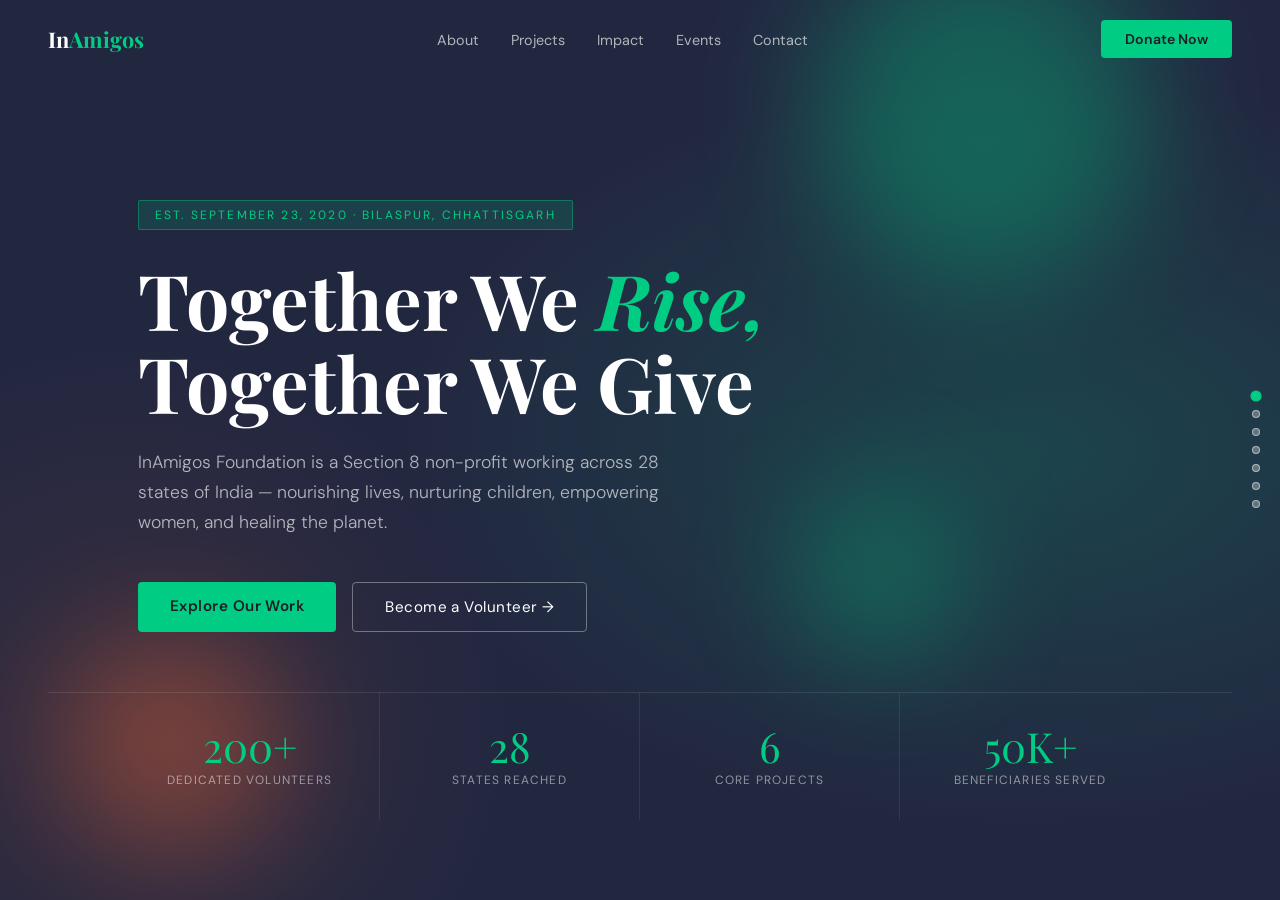
<file: index.html>
<!DOCTYPE html>
<html lang="en">
<head>
<meta charset="UTF-8">
<meta name="viewport" content="width=device-width, initial-scale=1.0">
<meta name="description" content="InAmigos Foundation – A Section 8 non-profit working across 28 states of India, nourishing lives, nurturing children, empowering women, and healing the planet.">
<meta name="keywords" content="InAmigos Foundation, NGO India, donate, volunteer, social impact, Chhattisgarh">
<meta property="og:title" content="InAmigos Foundation – Together We Rise">
<meta property="og:description" content="Serving 50,000+ beneficiaries across 28 states through food, education, women empowerment, animal welfare & environment.">
<title>InAmigos Foundation – Together We Rise</title>
<link rel="preconnect" href="https://fonts.googleapis.com">
<link href="https://fonts.googleapis.com/css2?family=Playfair+Display:ital,wght@0,700;0,900;1,700&family=DM+Sans:wght@300;400;500&display=swap" rel="stylesheet">
<link rel="stylesheet" href="css/style.css">
</head>
<body>

<!-- NAV (outside wrapper, fixed) -->
<nav id="navbar">
  <a href="#" class="nav-logo">In<span>Amigos</span></a>
  <ul class="nav-links">
    <li><a href="#about">About</a></li>
    <li><a href="#projects">Projects</a></li>
    <li><a href="#impact">Impact</a></li>
    <li><a href="#events">Events</a></li>
    <li><a href="#contact">Contact</a></li>
  </ul>
  <a href="https://rzp.io/l/kWQ87HP" target="_blank" class="nav-btn">Donate Now</a>
  <button class="hamburger" id="hamburger" aria-label="Toggle menu">
    <span></span><span></span><span></span>
  </button>
</nav>

<!-- MOBILE MENU (outside wrapper, fixed) -->
<div class="mobile-menu" id="mobileMenu">
  <a href="#about" onclick="closeMenu()">About</a>
  <a href="#projects" onclick="closeMenu()">Projects</a>
  <a href="#impact" onclick="closeMenu()">Impact</a>
  <a href="#events" onclick="closeMenu()">Events</a>
  <a href="#contact" onclick="closeMenu()">Contact</a>
  <a href="https://rzp.io/l/kWQ87HP" target="_blank" class="mobile-donate">Donate Now</a>
</div>

<!-- PAGE WRAPPER — scroll-snap container -->
<div id="page-wrapper">

  <!-- SLIDE 1: HERO -->
  <section class="hero" id="hero">
    <div class="orb orb1"></div>
    <div class="orb orb2"></div>
    <div class="orb orb3"></div>
    <div class="hero-inner">
      <span class="tagline">Est. September 23, 2020 · Bilaspur, Chhattisgarh</span>
      <h1>Together We <em>Rise,</em><br>Together We Give</h1>
      <p class="hero-sub">InAmigos Foundation is a Section 8 non-profit working across 28 states of India — nourishing lives, nurturing children, empowering women, and healing the planet.</p>
      <div class="hero-cta-row">
        <a href="#projects" class="btn-primary">Explore Our Work</a>
        <a href="https://forms.gle/AB4c1hLaDDmtrKGU7" target="_blank" class="btn-ghost">Become a Volunteer →</a>
      </div>
    </div>
    <div class="hero-stats">
      <div class="stat"><span class="stat-num">200+</span><span class="stat-label">Dedicated Volunteers</span></div>
      <div class="stat"><span class="stat-num">28</span><span class="stat-label">States Reached</span></div>
      <div class="stat"><span class="stat-num">6</span><span class="stat-label">Core Projects</span></div>
      <div class="stat"><span class="stat-num">50K+</span><span class="stat-label">Beneficiaries Served</span></div>
    </div>
  </section>

  <!-- SLIDE 2: ABOUT -->
  <section class="about-section" id="about">
    <div class="container">
      <div class="about-grid">
        <div class="about-text reveal">
          <span class="section-label">About Us</span>
          <h2 class="section-heading">Who We Are</h2>
          <p>InAmigos Foundation was founded by <strong>Mr. Govind Shukla</strong> on September 23, 2020. Headquartered in Sipat Ujwal Nagar, Bilaspur, Chhattisgarh, we are a Central Government-licensed Section 8 non-profit committed to building an inclusive, compassionate, and empowered society.</p>
          <p>We hold <strong>80G &amp; 12A certifications</strong> ensuring donor tax benefits and full accountability. As a CSR-1 and NITI Aayog registered body, we collaborate with corporate partners and align our mission with national development goals. Our <strong>IAF ISO 9001:2015</strong> certification reflects our commitment to quality.</p>
          <div class="cert-badges">
            <span class="badge">Section 8 Registered</span>
            <span class="badge">80G &amp; 12A Certified</span>
            <span class="badge">CSR-1 Registered</span>
            <span class="badge">NITI Aayog</span>
            <span class="badge">ISO 9001:2015</span>
          </div>
        </div>
        <div class="about-visual reveal">
          <div class="about-card">
            <blockquote>Every contribution is directed towards essential causes — food, education, women empowerment, animal welfare, and environmental sustainability across India.</blockquote>
            <p class="founder">— Mr. Govind Shukla, Founder &amp; CEO</p>
            <p class="founding-date">Founded September 23, 2020</p>
          </div>
        </div>
      </div>
    </div>
  </section>

  <!-- SLIDE 3: PROJECTS -->
  <section class="projects-section" id="projects">
    <div class="container">
      <div class="projects-intro reveal">
        <div>
          <span class="section-label">Our Initiatives</span>
          <h2 class="section-heading">Six Projects,<br>One Mission</h2>
        </div>
        <a href="https://inamigosfoundation.org.in/causes" target="_blank" class="btn-primary">View All Causes →</a>
      </div>
      <div class="projects-grid">
        <div class="project-card featured reveal">
          <div class="project-visual p1">
            <span class="emoji">🍱</span>
            <span class="project-num">01</span>
          </div>
          <div class="project-body">
            <span class="project-tag">Food &amp; Clothing</span>
            <h3>Project Seva</h3>
            <p>Serving the underprivileged with hot meals, clean water, and clothing drives — because dignity begins with basic needs. Our volunteers conduct regular distribution camps across communities in need, ensuring no one sleeps hungry.</p>
          </div>
        </div>
        <div class="project-card reveal">
          <div class="project-visual p2"><span class="emoji">📚</span><span class="project-num">02</span></div>
          <div class="project-body">
            <span class="project-tag">Education</span>
            <h3>Project Bachpanshala</h3>
            <p>Nurturing young minds through quality education for underprivileged children. We run learning centres and provide resources to bridge the education gap.</p>
          </div>
        </div>
        <div class="project-card reveal">
          <div class="project-visual p3"><span class="emoji">🐾</span><span class="project-num">03</span></div>
          <div class="project-body">
            <span class="project-tag">Animal Welfare</span>
            <h3>Project Jeev</h3>
            <p>Animal rescue, protection, feeding, and medical care. Because compassion knows no species — we believe all living beings deserve safety and dignity.</p>
          </div>
        </div>
        <div class="project-card reveal">
          <div class="project-visual p4"><span class="emoji">👩‍💼</span><span class="project-num">04</span></div>
          <div class="project-body">
            <span class="project-tag">Women Empowerment</span>
            <h3>Project Udaan</h3>
            <p>Skill development and financial independence for women — soaring towards a brighter future through training programs, microenterprise support, and social inclusion.</p>
          </div>
        </div>
        <div class="project-card reveal">
          <div class="project-visual p5"><span class="emoji">🌱</span><span class="project-num">05</span></div>
          <div class="project-body">
            <span class="project-tag">Environment</span>
            <h3>Project Prakriti</h3>
            <p>Tree plantation, environmental conservation, and sustainability drives — planting seeds for a greener tomorrow and protecting nature for future generations.</p>
          </div>
        </div>
        <div class="project-card reveal">
          <div class="project-visual p6"><span class="emoji">🎓</span><span class="project-num">06</span></div>
          <div class="project-body">
            <span class="project-tag">Skill Development</span>
            <h3>Project Vikas</h3>
            <p>Enhancing employability through vocational skill development programs, career guidance, and training — bridging the gap between potential and opportunity.</p>
          </div>
        </div>
      </div>
    </div>
  </section>

  <!-- SLIDE 4: IMPACT -->
  <section class="impact-section" id="impact">
    <div class="container impact-inner">
      <div class="reveal">
        <span class="section-label green-label">Social Impact</span>
        <h2 class="section-heading white-heading">Why Our Work Matters</h2>
      </div>
      <div class="impact-grid">
        <div class="impact-item reveal">
          <div class="impact-icon">🍽️</div>
          <div class="impact-text">
            <h4>Fighting Hunger &amp; Poverty</h4>
            <p>Thousands of families across 28 states receive regular food and essential supplies through Project Seva, reducing malnutrition and restoring dignity.</p>
          </div>
        </div>
        <div class="impact-item reveal">
          <div class="impact-icon">📖</div>
          <div class="impact-text">
            <h4>Breaking the Education Barrier</h4>
            <p>Bachpanshala brings learning to children who would otherwise be left behind, creating pathways out of poverty through quality education.</p>
          </div>
        </div>
        <div class="impact-item reveal">
          <div class="impact-icon">💪</div>
          <div class="impact-text">
            <h4>Empowering Half the Sky</h4>
            <p>Project Udaan helps women achieve economic independence — transforming individual lives and entire communities through skill building.</p>
          </div>
        </div>
        <div class="impact-item reveal">
          <div class="impact-icon">🌍</div>
          <div class="impact-text">
            <h4>Healing Our Planet</h4>
            <p>Prakriti's conservation drives and mass tree plantations contribute to a healthier environment, aligning grassroots action with sustainability goals.</p>
          </div>
        </div>
        <div class="impact-item reveal">
          <div class="impact-icon">🐕</div>
          <div class="impact-text">
            <h4>Giving a Voice to the Voiceless</h4>
            <p>Project Jeev rescues and rehabilitates animals in distress, fostering a culture of empathy and co-existence across communities.</p>
          </div>
        </div>
        <div class="impact-item reveal">
          <div class="impact-icon">🚀</div>
          <div class="impact-text">
            <h4>Building Tomorrow's Workforce</h4>
            <p>Project Vikas equips youth with market-relevant skills, reducing unemployment and turning potential into opportunity across India.</p>
          </div>
        </div>
      </div>
    </div>
  </section>

  <!-- SLIDE 5: EVENTS -->
  <section class="events-section" id="events">
    <div class="container">
      <div class="reveal">
        <span class="section-label">Recent Events</span>
        <h2 class="section-heading">Making Every Day Count</h2>
      </div>
      <div class="events-row">
        <div class="event-card reveal">
          <div class="event-img p5">💧</div>
          <div class="event-meta">
            <p class="event-date">22 March 2025 · Community</p>
            <h4>World Water Day 2025</h4>
            <p>Highlighting the importance of water conservation and collective action to ensure clean water access for all communities.</p>
          </div>
        </div>
        <div class="event-card reveal">
          <div class="event-img p2">😊</div>
          <div class="event-meta">
            <p class="event-date">20 March 2025 · Community</p>
            <h4>International Day of Happiness 2025</h4>
            <p>Spreading joy, positivity, and well-being through engaging activities, workshops, and inspiring community discussions.</p>
          </div>
        </div>
        <div class="event-card reveal">
          <div class="event-img p3">🔬</div>
          <div class="event-meta">
            <p class="event-date">11 February 2025 · Education</p>
            <h4>Women &amp; Girls in Science Day</h4>
            <p>Celebrating and inspiring women and girls in STEM, fostering inclusion and encouraging the next generation of scientists.</p>
          </div>
        </div>
      </div>
    </div>
  </section>

  <!-- SLIDE 6: CTA -->
  <section class="cta-section">
    <h2>Ready to Be the Change?</h2>
    <p>Whether you donate, volunteer, or simply spread the word — every action moves us closer to a more compassionate India.</p>
    <div class="cta-buttons">
      <a href="https://rzp.io/l/kWQ87HP" target="_blank" class="btn-dark">Donate Today</a>
      <a href="https://forms.gle/AB4c1hLaDDmtrKGU7" target="_blank" class="btn-outline-dark">Join as Volunteer</a>
    </div>
  </section>

  <!-- SLIDE 7: FOOTER -->
  <footer id="contact">
    <div class="footer-inner">
      <div class="footer-brand">
        <div class="logo-text">In<span>Amigos</span> Foundation</div>
        <p>A Section 8 non-profit bringing positive change in food, education, women empowerment, animal welfare, environment &amp; skill development across India.</p>
        <div class="footer-social">
          <a href="https://www.facebook.com/inamigos.inamigos" target="_blank" class="social-dot" aria-label="Facebook">f</a>
          <a href="https://www.instagram.com/inamigos/" target="_blank" class="social-dot" aria-label="Instagram">ig</a>
          <a href="https://twitter.com" target="_blank" class="social-dot" aria-label="Twitter">tw</a>
        </div>
      </div>
      <div class="footer-contact">
        <p class="footer-contact-heading">Contact Us</p>
        <p>Ward No. 5, Gram Post,<br>Sipat Ujwal Nagar,<br>Bilaspur, Chhattisgarh – 495555</p>
        <p><a href="mailto:inamigosfoundation@gmail.com">inamigosfoundation@gmail.com</a></p>
        <p><a href="mailto:support@inamigosfoundation.org.in">support@inamigosfoundation.org.in</a></p>
        <p class="footer-phone">+91 626 730 9902</p>
      </div>
    </div>
    <div class="footer-bottom">
      <p>© 2025 InAmigos Foundation. All Rights Reserved. |
        <a href="https://inamigosfoundation.org.in" target="_blank">inamigosfoundation.org.in</a>
      </p>
    </div>
  </footer>

</div><!-- end #page-wrapper -->

<!-- FLOATING BUTTONS -->
<div class="floating-btns">
  <a href="#hero" id="goHome" aria-label="Go to Home" title="Go to Home">🏠</a>
  <button id="backToTop" aria-label="Back to top" title="Back to Top">&#8679;</button>
</div>

<script src="js/main.js"></script>
</body>
</html>
</file>
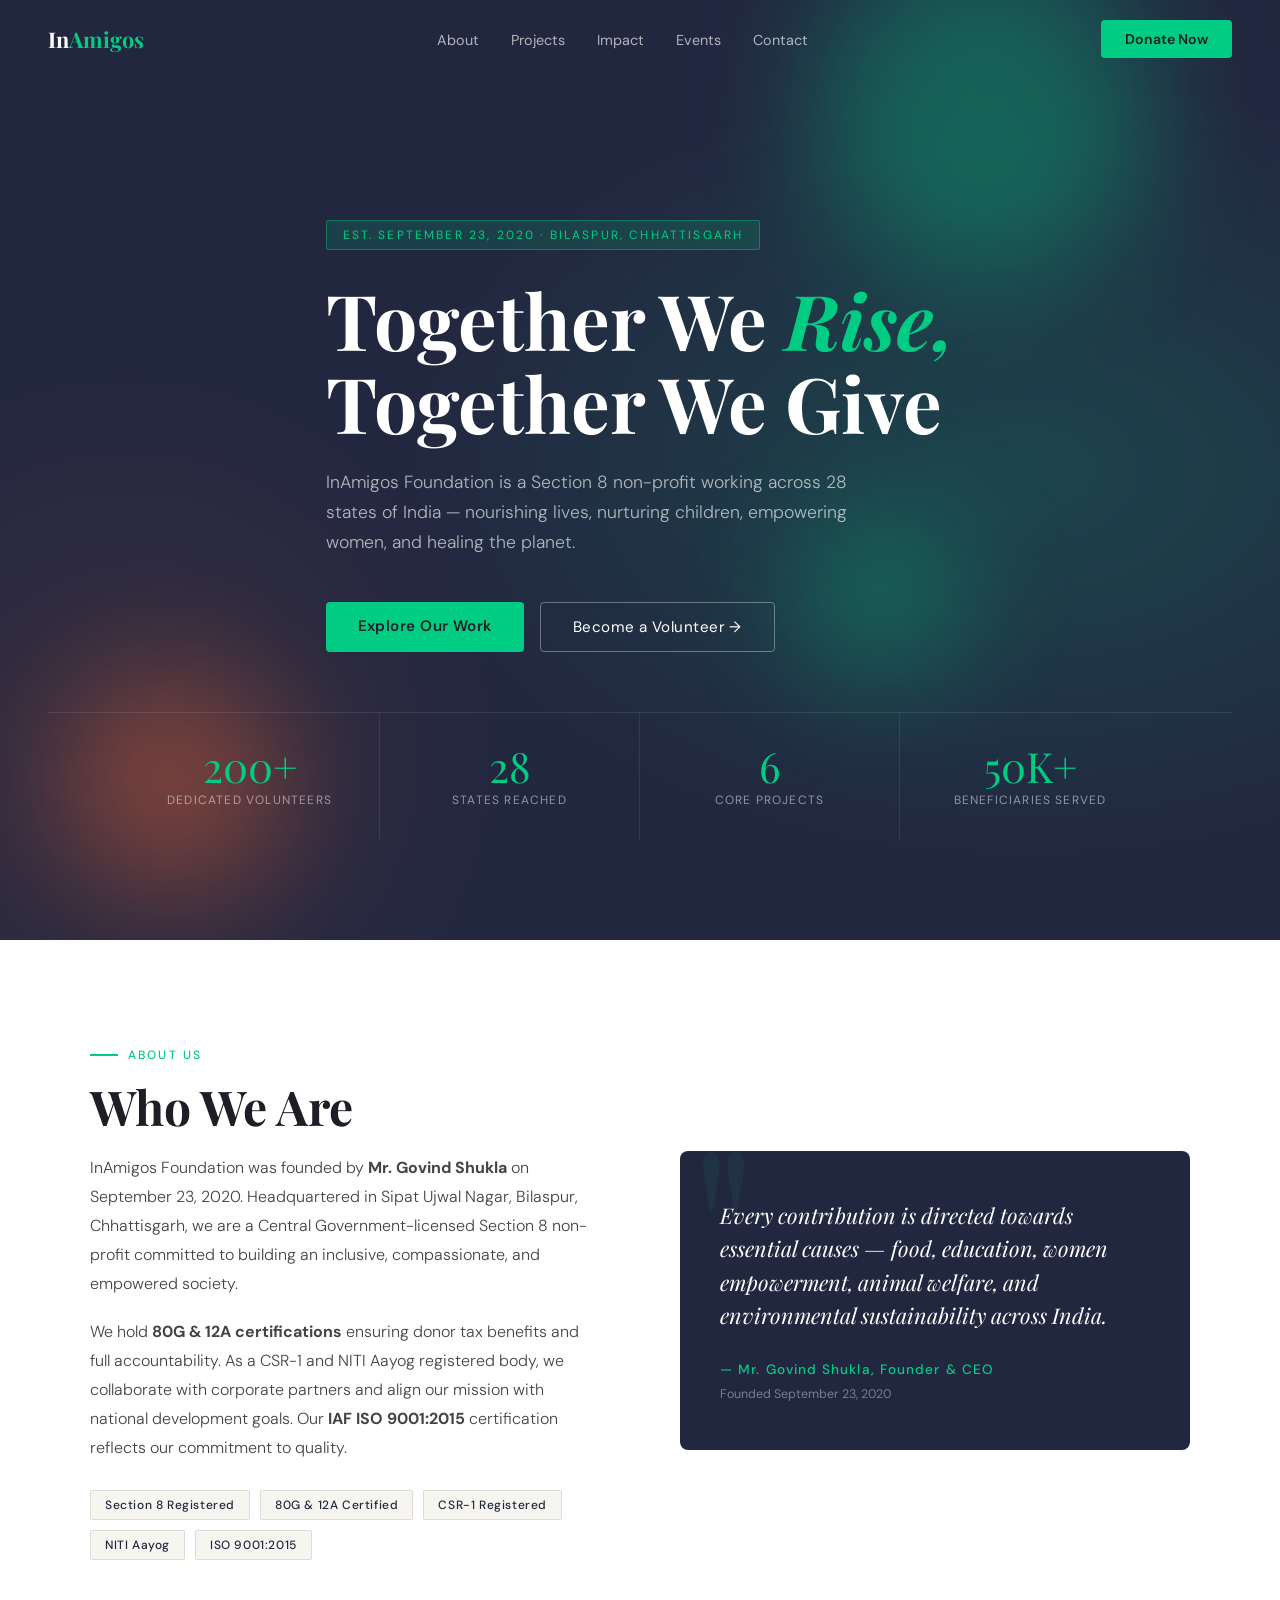
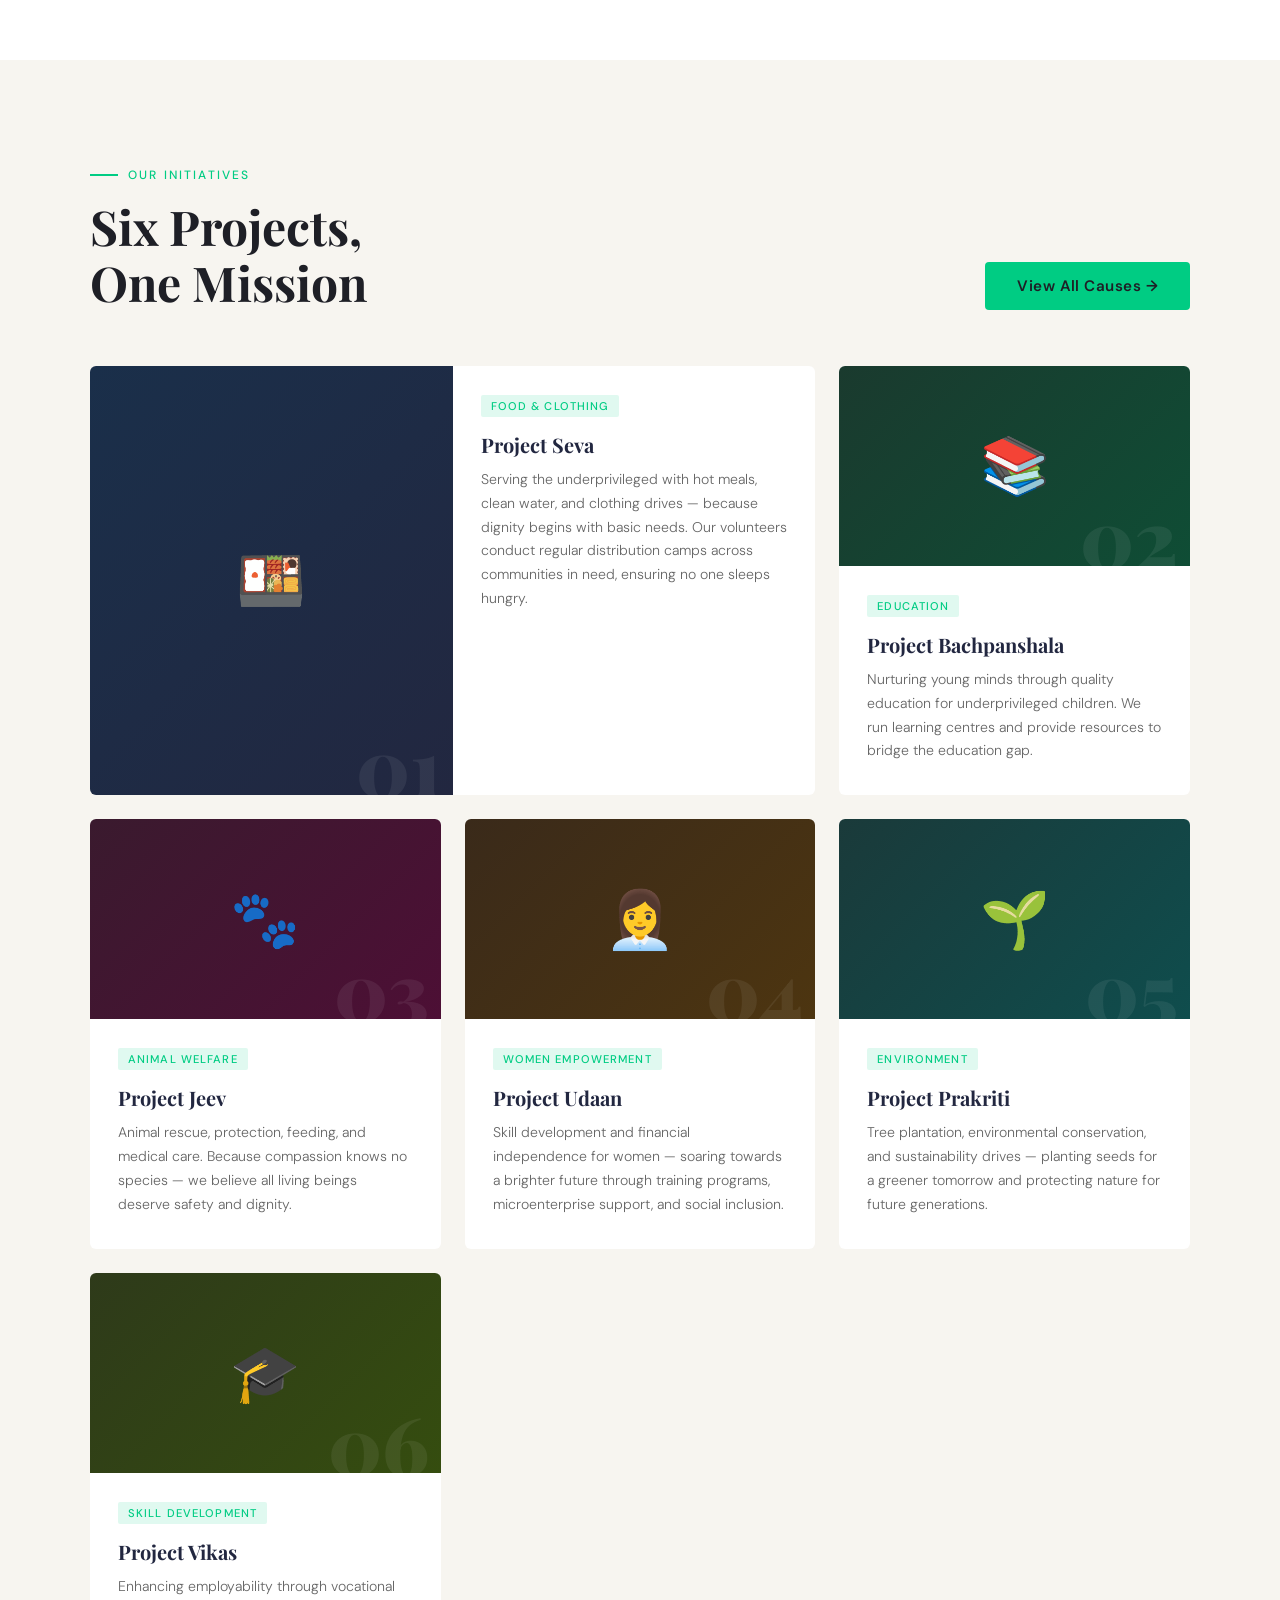
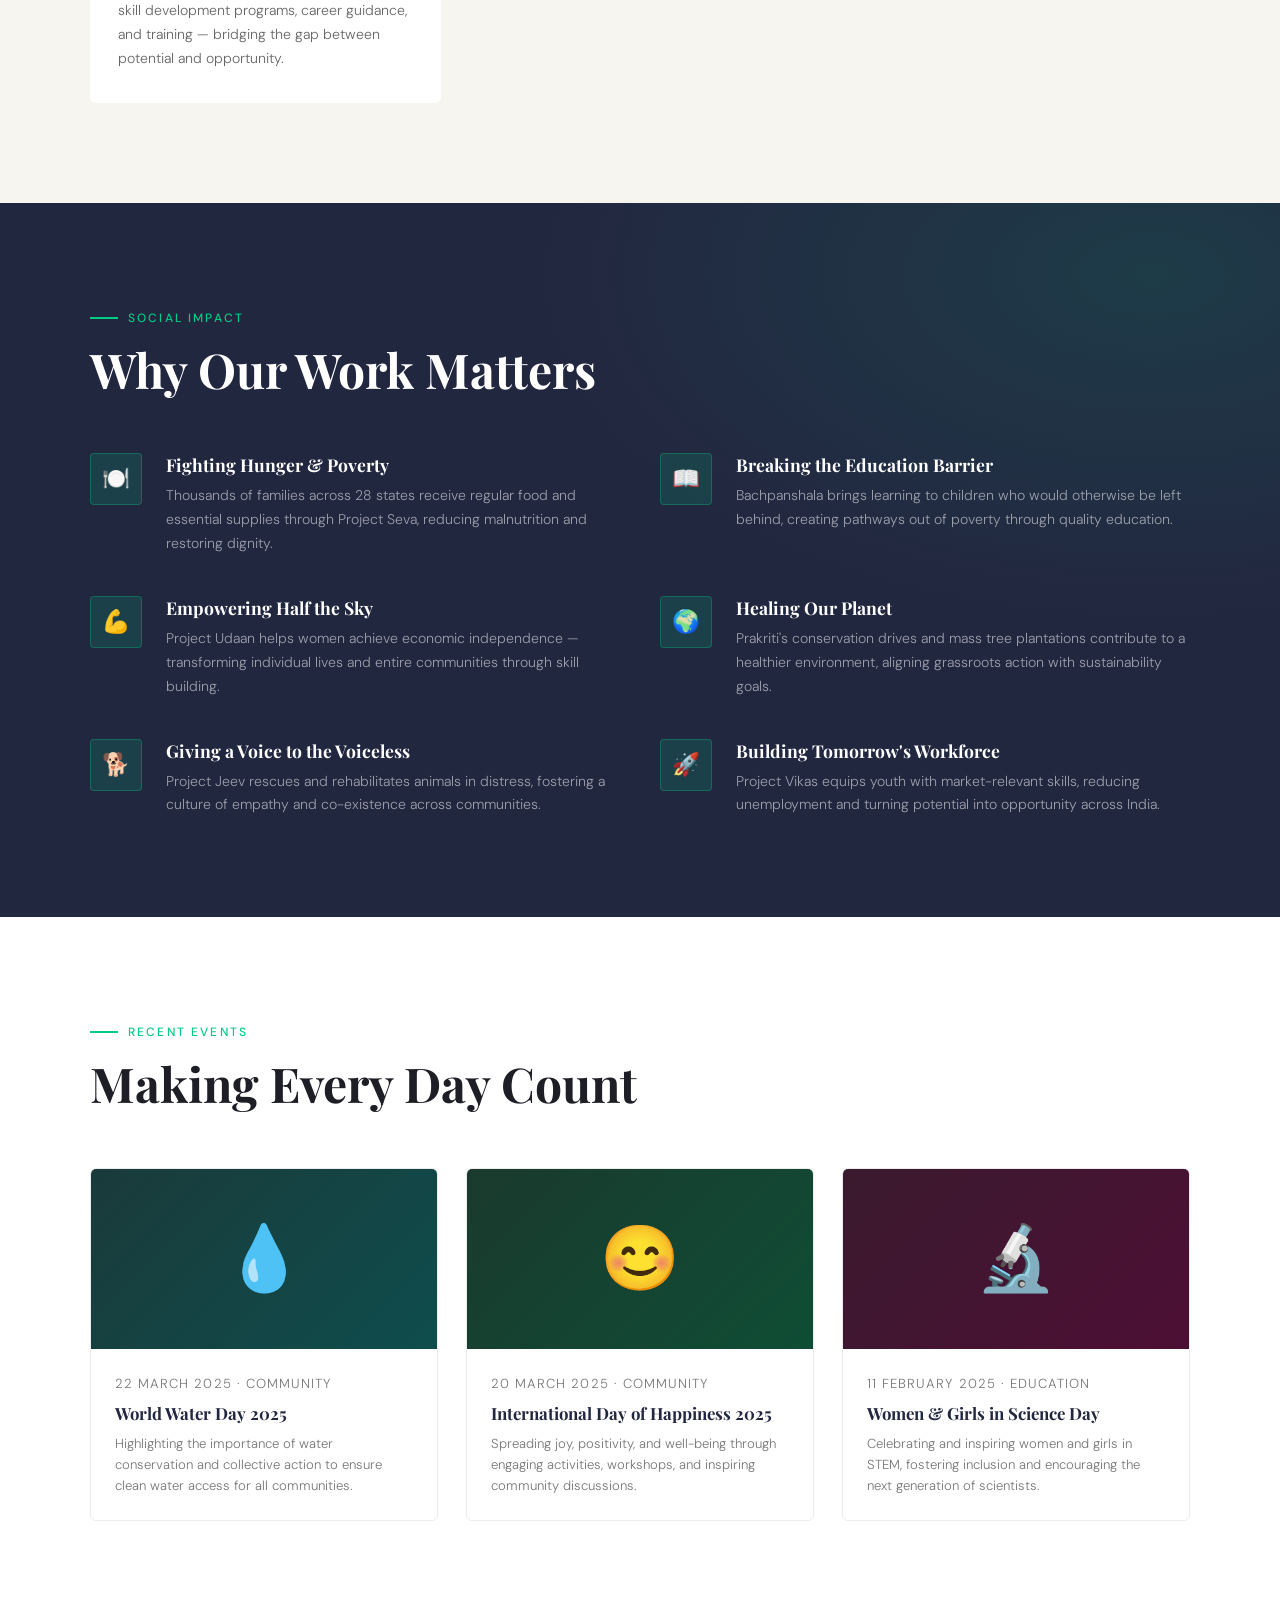
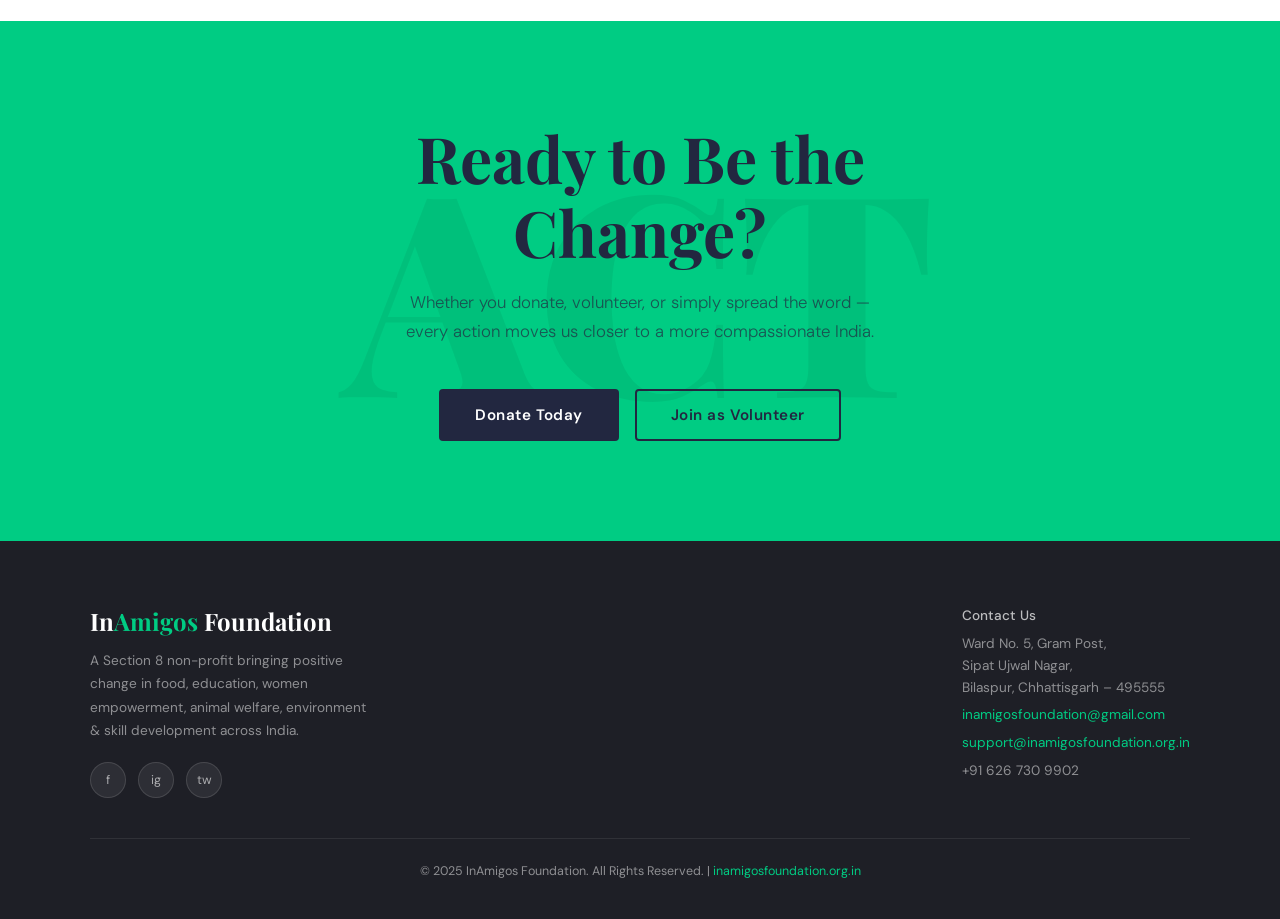
<file: inamigos/index.html>
<!DOCTYPE html>
<html lang="en">
<head>
<meta charset="UTF-8">
<meta name="viewport" content="width=device-width, initial-scale=1.0">
<meta name="description" content="InAmigos Foundation – A Section 8 non-profit working across 28 states of India, nourishing lives, nurturing children, empowering women, and healing the planet.">
<meta name="keywords" content="InAmigos Foundation, NGO India, donate, volunteer, social impact, Chhattisgarh">
<meta property="og:title" content="InAmigos Foundation – Together We Rise">
<meta property="og:description" content="Serving 50,000+ beneficiaries across 28 states through food, education, women empowerment, animal welfare & environment.">
<title>InAmigos Foundation – Together We Rise</title>
<link rel="preconnect" href="https://fonts.googleapis.com">
<link href="https://fonts.googleapis.com/css2?family=Playfair+Display:ital,wght@0,700;0,900;1,700&family=DM+Sans:wght@300;400;500&display=swap" rel="stylesheet">
<link rel="stylesheet" href="css/style.css">
</head>
<body>

<!-- NAV -->
<nav id="navbar">
  <a href="#" class="nav-logo">In<span>Amigos</span></a>
  <ul class="nav-links">
    <li><a href="#about">About</a></li>
    <li><a href="#projects">Projects</a></li>
    <li><a href="#impact">Impact</a></li>
    <li><a href="#events">Events</a></li>
    <li><a href="#contact">Contact</a></li>
  </ul>
  <a href="https://rzp.io/l/kWQ87HP" target="_blank" class="nav-btn">Donate Now</a>
  <button class="hamburger" id="hamburger" aria-label="Toggle menu">
    <span></span><span></span><span></span>
  </button>
</nav>

<!-- MOBILE MENU -->
<div class="mobile-menu" id="mobileMenu">
  <a href="#about" onclick="closeMenu()">About</a>
  <a href="#projects" onclick="closeMenu()">Projects</a>
  <a href="#impact" onclick="closeMenu()">Impact</a>
  <a href="#events" onclick="closeMenu()">Events</a>
  <a href="#contact" onclick="closeMenu()">Contact</a>
  <a href="https://rzp.io/l/kWQ87HP" target="_blank" class="mobile-donate">Donate Now</a>
</div>

<!-- HERO -->
<section class="hero">
  <div class="orb orb1"></div>
  <div class="orb orb2"></div>
  <div class="orb orb3"></div>
  <div class="hero-inner">
    <span class="tagline">Est. September 23, 2020 · Bilaspur, Chhattisgarh</span>
    <h1>Together We <em>Rise,</em><br>Together We Give</h1>
    <p class="hero-sub">InAmigos Foundation is a Section 8 non-profit working across 28 states of India — nourishing lives, nurturing children, empowering women, and healing the planet.</p>
    <div class="hero-cta-row">
      <a href="#projects" class="btn-primary">Explore Our Work</a>
      <a href="https://forms.gle/AB4c1hLaDDmtrKGU7" target="_blank" class="btn-ghost">Become a Volunteer →</a>
    </div>
  </div>
  <div class="hero-stats">
    <div class="stat"><span class="stat-num">200+</span><span class="stat-label">Dedicated Volunteers</span></div>
    <div class="stat"><span class="stat-num">28</span><span class="stat-label">States Reached</span></div>
    <div class="stat"><span class="stat-num">6</span><span class="stat-label">Core Projects</span></div>
    <div class="stat"><span class="stat-num">50K+</span><span class="stat-label">Beneficiaries Served</span></div>
  </div>
</section>

<!-- ABOUT -->
<section class="about-section" id="about">
  <div class="container">
    <div class="about-grid">
      <div class="about-text reveal">
        <span class="section-label">About Us</span>
        <h2 class="section-heading">Who We Are</h2>
        <p>InAmigos Foundation was founded by <strong>Mr. Govind Shukla</strong> on September 23, 2020. Headquartered in Sipat Ujwal Nagar, Bilaspur, Chhattisgarh, we are a Central Government-licensed Section 8 non-profit committed to building an inclusive, compassionate, and empowered society.</p>
        <p>We hold <strong>80G &amp; 12A certifications</strong> ensuring donor tax benefits and full accountability. As a CSR-1 and NITI Aayog registered body, we collaborate with corporate partners and align our mission with national development goals. Our <strong>IAF ISO 9001:2015</strong> certification reflects our commitment to quality.</p>
        <div class="cert-badges">
          <span class="badge">Section 8 Registered</span>
          <span class="badge">80G &amp; 12A Certified</span>
          <span class="badge">CSR-1 Registered</span>
          <span class="badge">NITI Aayog</span>
          <span class="badge">ISO 9001:2015</span>
        </div>
      </div>
      <div class="about-visual reveal">
        <div class="about-card">
          <blockquote>Every contribution is directed towards essential causes — food, education, women empowerment, animal welfare, and environmental sustainability across India.</blockquote>
          <p class="founder">— Mr. Govind Shukla, Founder &amp; CEO</p>
          <p class="founding-date">Founded September 23, 2020</p>
        </div>
      </div>
    </div>
  </div>
</section>

<!-- PROJECTS -->
<section class="projects-section" id="projects">
  <div class="container">
    <div class="projects-intro reveal">
      <div>
        <span class="section-label">Our Initiatives</span>
        <h2 class="section-heading">Six Projects,<br>One Mission</h2>
      </div>
      <a href="https://inamigosfoundation.org.in/causes" target="_blank" class="btn-primary">View All Causes →</a>
    </div>
    <div class="projects-grid">
      <div class="project-card featured reveal">
        <div class="project-visual p1">
          <span class="emoji">🍱</span>
          <span class="project-num">01</span>
        </div>
        <div class="project-body">
          <span class="project-tag">Food &amp; Clothing</span>
          <h3>Project Seva</h3>
          <p>Serving the underprivileged with hot meals, clean water, and clothing drives — because dignity begins with basic needs. Our volunteers conduct regular distribution camps across communities in need, ensuring no one sleeps hungry.</p>
        </div>
      </div>
      <div class="project-card reveal">
        <div class="project-visual p2"><span class="emoji">📚</span><span class="project-num">02</span></div>
        <div class="project-body">
          <span class="project-tag">Education</span>
          <h3>Project Bachpanshala</h3>
          <p>Nurturing young minds through quality education for underprivileged children. We run learning centres and provide resources to bridge the education gap.</p>
        </div>
      </div>
      <div class="project-card reveal">
        <div class="project-visual p3"><span class="emoji">🐾</span><span class="project-num">03</span></div>
        <div class="project-body">
          <span class="project-tag">Animal Welfare</span>
          <h3>Project Jeev</h3>
          <p>Animal rescue, protection, feeding, and medical care. Because compassion knows no species — we believe all living beings deserve safety and dignity.</p>
        </div>
      </div>
      <div class="project-card reveal">
        <div class="project-visual p4"><span class="emoji">👩‍💼</span><span class="project-num">04</span></div>
        <div class="project-body">
          <span class="project-tag">Women Empowerment</span>
          <h3>Project Udaan</h3>
          <p>Skill development and financial independence for women — soaring towards a brighter future through training programs, microenterprise support, and social inclusion.</p>
        </div>
      </div>
      <div class="project-card reveal">
        <div class="project-visual p5"><span class="emoji">🌱</span><span class="project-num">05</span></div>
        <div class="project-body">
          <span class="project-tag">Environment</span>
          <h3>Project Prakriti</h3>
          <p>Tree plantation, environmental conservation, and sustainability drives — planting seeds for a greener tomorrow and protecting nature for future generations.</p>
        </div>
      </div>
      <div class="project-card reveal">
        <div class="project-visual p6"><span class="emoji">🎓</span><span class="project-num">06</span></div>
        <div class="project-body">
          <span class="project-tag">Skill Development</span>
          <h3>Project Vikas</h3>
          <p>Enhancing employability through vocational skill development programs, career guidance, and training — bridging the gap between potential and opportunity.</p>
        </div>
      </div>
    </div>
  </div>
</section>

<!-- IMPACT -->
<section class="impact-section" id="impact">
  <div class="container impact-inner">
    <div class="reveal">
      <span class="section-label green-label">Social Impact</span>
      <h2 class="section-heading white-heading">Why Our Work Matters</h2>
    </div>
    <div class="impact-grid">
      <div class="impact-item reveal">
        <div class="impact-icon">🍽️</div>
        <div class="impact-text">
          <h4>Fighting Hunger &amp; Poverty</h4>
          <p>Thousands of families across 28 states receive regular food and essential supplies through Project Seva, reducing malnutrition and restoring dignity.</p>
        </div>
      </div>
      <div class="impact-item reveal">
        <div class="impact-icon">📖</div>
        <div class="impact-text">
          <h4>Breaking the Education Barrier</h4>
          <p>Bachpanshala brings learning to children who would otherwise be left behind, creating pathways out of poverty through quality education.</p>
        </div>
      </div>
      <div class="impact-item reveal">
        <div class="impact-icon">💪</div>
        <div class="impact-text">
          <h4>Empowering Half the Sky</h4>
          <p>Project Udaan helps women achieve economic independence — transforming individual lives and entire communities through skill building.</p>
        </div>
      </div>
      <div class="impact-item reveal">
        <div class="impact-icon">🌍</div>
        <div class="impact-text">
          <h4>Healing Our Planet</h4>
          <p>Prakriti's conservation drives and mass tree plantations contribute to a healthier environment, aligning grassroots action with sustainability goals.</p>
        </div>
      </div>
      <div class="impact-item reveal">
        <div class="impact-icon">🐕</div>
        <div class="impact-text">
          <h4>Giving a Voice to the Voiceless</h4>
          <p>Project Jeev rescues and rehabilitates animals in distress, fostering a culture of empathy and co-existence across communities.</p>
        </div>
      </div>
      <div class="impact-item reveal">
        <div class="impact-icon">🚀</div>
        <div class="impact-text">
          <h4>Building Tomorrow's Workforce</h4>
          <p>Project Vikas equips youth with market-relevant skills, reducing unemployment and turning potential into opportunity across India.</p>
        </div>
      </div>
    </div>
  </div>
</section>

<!-- EVENTS -->
<section class="events-section" id="events">
  <div class="container">
    <div class="reveal">
      <span class="section-label">Recent Events</span>
      <h2 class="section-heading">Making Every Day Count</h2>
    </div>
    <div class="events-row">
      <div class="event-card reveal">
        <div class="event-img p5">💧</div>
        <div class="event-meta">
          <p class="event-date">22 March 2025 · Community</p>
          <h4>World Water Day 2025</h4>
          <p>Highlighting the importance of water conservation and collective action to ensure clean water access for all communities.</p>
        </div>
      </div>
      <div class="event-card reveal">
        <div class="event-img p2">😊</div>
        <div class="event-meta">
          <p class="event-date">20 March 2025 · Community</p>
          <h4>International Day of Happiness 2025</h4>
          <p>Spreading joy, positivity, and well-being through engaging activities, workshops, and inspiring community discussions.</p>
        </div>
      </div>
      <div class="event-card reveal">
        <div class="event-img p3">🔬</div>
        <div class="event-meta">
          <p class="event-date">11 February 2025 · Education</p>
          <h4>Women &amp; Girls in Science Day</h4>
          <p>Celebrating and inspiring women and girls in STEM, fostering inclusion and encouraging the next generation of scientists.</p>
        </div>
      </div>
    </div>
  </div>
</section>

<!-- CTA -->
<section class="cta-section">
  <h2>Ready to Be the Change?</h2>
  <p>Whether you donate, volunteer, or simply spread the word — every action moves us closer to a more compassionate India.</p>
  <div class="cta-buttons">
    <a href="https://rzp.io/l/kWQ87HP" target="_blank" class="btn-dark">Donate Today</a>
    <a href="https://forms.gle/AB4c1hLaDDmtrKGU7" target="_blank" class="btn-outline-dark">Join as Volunteer</a>
  </div>
</section>

<!-- FOOTER -->
<footer id="contact">
  <div class="footer-inner">
    <div class="footer-brand">
      <div class="logo-text">In<span>Amigos</span> Foundation</div>
      <p>A Section 8 non-profit bringing positive change in food, education, women empowerment, animal welfare, environment &amp; skill development across India.</p>
      <div class="footer-social">
        <a href="https://www.facebook.com/inamigos.inamigos" target="_blank" class="social-dot" aria-label="Facebook">f</a>
        <a href="https://www.instagram.com/inamigos/" target="_blank" class="social-dot" aria-label="Instagram">ig</a>
        <a href="https://twitter.com" target="_blank" class="social-dot" aria-label="Twitter">tw</a>
      </div>
    </div>
    <div class="footer-contact">
      <p class="footer-contact-heading">Contact Us</p>
      <p>Ward No. 5, Gram Post,<br>Sipat Ujwal Nagar,<br>Bilaspur, Chhattisgarh – 495555</p>
      <p><a href="mailto:inamigosfoundation@gmail.com">inamigosfoundation@gmail.com</a></p>
      <p><a href="mailto:support@inamigosfoundation.org.in">support@inamigosfoundation.org.in</a></p>
      <p class="footer-phone">+91 626 730 9902</p>
    </div>
  </div>
  <div class="footer-bottom">
    <p>© 2025 InAmigos Foundation. All Rights Reserved. |
      <a href="https://inamigosfoundation.org.in" target="_blank">inamigosfoundation.org.in</a>
    </p>
  </div>
</footer>

<script src="js/main.js"></script>
</body>
</html>
</file>
<file: css/style.css>
/* ── VARIABLES ── */
:root {
  --green: #00CC83;
  --dark: #1E1F26;
  --navy: #222740;
  --cream: #F7F5F0;
  --white: #FFFFFF;
  --accent: #FF6B35;
  --transition: 0.3s ease;
}

/* ── RESET ── */
*, *::before, *::after { box-sizing: border-box; margin: 0; padding: 0; }
html { scroll-behavior: unset !important; }

/* ── SLIDE MODE ── */
html, body {
  height: 100%;
  overflow: hidden;
}
body {
  font-family: 'DM Sans', sans-serif;
  background: var(--cream);
  color: var(--dark);
  overflow-x: hidden;
}
a { text-decoration: none; }
img { max-width: 100%; display: block; }

/* Main scroll container */
#page-wrapper {
  height: 100vh;
  overflow: hidden;
  position: relative;
}

/* Every section is a full slide — positioned absolutely, moved by JS */
#page-wrapper > section,
#page-wrapper > footer {
  position: absolute;
  top: 0; left: 0; right: 0;
  height: 100vh;
  overflow-y: auto;
  overflow-x: hidden;
  transition: transform 0.6s cubic-bezier(0.77, 0, 0.18, 1);
}

/* CTA section also a full slide */
#page-wrapper > .cta-section {
  position: absolute;
  top: 0; left: 0; right: 0;
  height: 100vh;
  display: flex;
  flex-direction: column;
  justify-content: center;
  overflow: hidden;
  transition: transform 0.6s cubic-bezier(0.77, 0, 0.18, 1);
}

/* ── NAV ── */
nav {
  position: fixed;
  top: 0; left: 0; right: 0;
  z-index: 100;
  padding: 20px 48px;
  display: flex;
  justify-content: space-between;
  align-items: center;
  transition: background var(--transition), padding var(--transition);
}
nav.scrolled {
  background: rgba(30, 31, 38, 0.95);
  backdrop-filter: blur(12px);
  padding: 14px 48px;
  box-shadow: 0 4px 24px rgba(0,0,0,0.3);
}
.nav-logo {
  font-family: 'Playfair Display', serif;
  font-size: 1.35rem;
  color: var(--white);
  font-weight: 700;
}
.nav-logo span { color: var(--green); }
.nav-links {
  display: flex;
  gap: 32px;
  list-style: none;
}
.nav-links a {
  color: rgba(255,255,255,0.65);
  font-size: 0.9rem;
  transition: color var(--transition);
}
.nav-links a:hover { color: var(--green); }
.nav-btn {
  background: var(--green);
  color: var(--dark);
  font-weight: 600;
  font-size: 0.88rem;
  padding: 10px 24px;
  border-radius: 4px;
  transition: opacity var(--transition), transform var(--transition);
}
.nav-btn:hover { opacity: 0.88; transform: translateY(-1px); }

/* Hamburger */
.hamburger {
  display: none;
  flex-direction: column;
  gap: 5px;
  background: none;
  border: none;
  cursor: pointer;
  padding: 4px;
}
.hamburger span {
  display: block;
  width: 26px;
  height: 2px;
  background: var(--white);
  border-radius: 2px;
  transition: var(--transition);
}

/* Mobile Menu */
.mobile-menu {
  display: none;
  flex-direction: column;
  position: fixed;
  top: 0; left: 0; right: 0; bottom: 0;
  background: var(--navy);
  z-index: 99;
  padding: 100px 40px 40px;
  gap: 24px;
}
.mobile-menu.open { display: flex; }
.mobile-menu a {
  color: rgba(255,255,255,0.75);
  font-size: 1.4rem;
  font-family: 'Playfair Display', serif;
  transition: color var(--transition);
}
.mobile-menu a:hover { color: var(--green); }
.mobile-donate {
  background: var(--green) !important;
  color: var(--dark) !important;
  padding: 14px 28px;
  border-radius: 4px;
  font-size: 1rem !important;
  font-family: 'DM Sans', sans-serif !important;
  font-weight: 600;
  text-align: center;
  margin-top: 12px;
}

/* ── HERO ── */
.hero {
  height: 100vh;
  background: var(--navy);
  position: relative;
  display: flex;
  flex-direction: column;
  justify-content: center;
  overflow: hidden;
}
.hero::before {
  content: '';
  position: absolute;
  inset: 0;
  background:
    radial-gradient(ellipse 70% 60% at 80% 50%, rgba(0,204,131,0.18) 0%, transparent 70%),
    radial-gradient(ellipse 50% 70% at 10% 80%, rgba(255,107,53,0.10) 0%, transparent 60%);
  pointer-events: none;
}
.orb {
  position: absolute;
  border-radius: 50%;
  filter: blur(60px);
  opacity: 0.35;
  animation: drift 8s ease-in-out infinite alternate;
  pointer-events: none;
}
.orb1 { width: 340px; height: 340px; background: var(--green); top: -60px; right: 10%; animation-delay: 0s; }
.orb2 { width: 220px; height: 220px; background: var(--accent); bottom: 5%; left: 5%; animation-delay: 2s; }
.orb3 { width: 160px; height: 160px; background: var(--green); top: 55%; right: 25%; animation-delay: 4s; }

@keyframes drift {
  from { transform: translate(0, 0) scale(1); }
  to   { transform: translate(20px, -30px) scale(1.08); }
}

.hero-inner {
  position: relative;
  z-index: 2;
  max-width: 1100px;
  margin: 0 auto;
  padding: 120px 48px 60px;
  width: 100%;
}
.tagline {
  display: inline-block;
  background: rgba(0,204,131,0.15);
  border: 1px solid rgba(0,204,131,0.4);
  color: var(--green);
  font-size: 0.75rem;
  letter-spacing: 0.18em;
  text-transform: uppercase;
  padding: 6px 16px;
  border-radius: 2px;
  margin-bottom: 28px;
  animation: fadeUp 0.8s ease both;
}
.hero h1 {
  font-family: 'Playfair Display', serif;
  font-size: clamp(2.8rem, 6vw, 5.2rem);
  color: var(--white);
  line-height: 1.08;
  max-width: 800px;
  animation: fadeUp 0.8s 0.15s ease both;
}
.hero h1 em { font-style: italic; color: var(--green); }
.hero-sub {
  margin-top: 24px;
  font-size: 1.1rem;
  color: rgba(255,255,255,0.65);
  max-width: 560px;
  line-height: 1.7;
  font-weight: 300;
  animation: fadeUp 0.8s 0.3s ease both;
}
.hero-cta-row {
  margin-top: 44px;
  display: flex;
  gap: 16px;
  flex-wrap: wrap;
  animation: fadeUp 0.8s 0.45s ease both;
}

/* ── BUTTONS ── */
.btn-primary {
  display: inline-block;
  background: var(--green);
  color: var(--dark);
  font-weight: 600;
  font-size: 0.95rem;
  padding: 14px 32px;
  border-radius: 4px;
  letter-spacing: 0.03em;
  transition: transform var(--transition), box-shadow var(--transition);
}
.btn-primary:hover { transform: translateY(-2px); box-shadow: 0 12px 32px rgba(0,204,131,0.35); }

.btn-ghost {
  display: inline-block;
  border: 1.5px solid rgba(255,255,255,0.35);
  color: var(--white);
  font-size: 0.95rem;
  padding: 14px 32px;
  border-radius: 4px;
  letter-spacing: 0.03em;
  transition: border-color var(--transition), background var(--transition);
}
.btn-ghost:hover { border-color: var(--green); background: rgba(0,204,131,0.1); }

.btn-dark {
  display: inline-block;
  background: var(--navy);
  color: var(--white);
  font-weight: 600;
  font-size: 0.95rem;
  padding: 16px 36px;
  border-radius: 4px;
  letter-spacing: 0.03em;
  transition: transform var(--transition), box-shadow var(--transition);
}
.btn-dark:hover { transform: translateY(-2px); box-shadow: 0 12px 32px rgba(34,39,64,0.35); }

.btn-outline-dark {
  display: inline-block;
  border: 2px solid var(--navy);
  color: var(--navy);
  font-weight: 600;
  font-size: 0.95rem;
  padding: 14px 34px;
  border-radius: 4px;
  letter-spacing: 0.03em;
  transition: background var(--transition);
}
.btn-outline-dark:hover { background: rgba(34,39,64,0.1); }

/* ── HERO STATS ── */
.hero-stats {
  position: relative;
  z-index: 2;
  border-top: 1px solid rgba(255,255,255,0.1);
  display: flex;
  justify-content: center;
  flex-wrap: wrap;
}
.stat {
  flex: 1 1 180px;
  max-width: 260px;
  padding: 32px 28px;
  text-align: center;
  border-right: 1px solid rgba(255,255,255,0.08);
  animation: fadeUp 0.8s 0.6s ease both;
}
.stat:last-child { border-right: none; }
.stat-num {
  font-family: 'Playfair Display', serif;
  font-size: 2.6rem;
  color: var(--green);
  display: block;
  line-height: 1;
}
.stat-label {
  font-size: 0.75rem;
  color: rgba(255,255,255,0.5);
  text-transform: uppercase;
  letter-spacing: 0.1em;
  margin-top: 6px;
  display: block;
}

/* ── SHARED SECTION STYLES ── */
section { padding: 100px 48px; }
.container { max-width: 1100px; margin: 0 auto; }

.section-label {
  display: inline-flex;
  align-items: center;
  gap: 10px;
  font-size: 0.75rem;
  text-transform: uppercase;
  letter-spacing: 0.18em;
  color: var(--green);
  font-weight: 500;
  margin-bottom: 16px;
}
.section-label::before {
  content: '';
  display: block;
  width: 28px;
  height: 2px;
  background: var(--green);
}
.green-label { color: var(--green); }
.green-label::before { background: var(--green); }

.section-heading {
  font-family: 'Playfair Display', serif;
  font-size: clamp(2rem, 4vw, 3rem);
  line-height: 1.15;
  color: var(--dark);
}
.white-heading { color: var(--white); }

/* ── ABOUT ── */
.about-section {
  background: var(--white);
  display: flex;
  align-items: center;
}
.about-grid {
  display: grid;
  grid-template-columns: 1fr 1fr;
  gap: 80px;
  align-items: center;
}
.about-text p {
  margin-top: 20px;
  font-size: 1rem;
  line-height: 1.8;
  color: #444;
  font-weight: 300;
}
.cert-badges {
  margin-top: 28px;
  display: flex;
  flex-wrap: wrap;
  gap: 10px;
}
.badge {
  background: var(--cream);
  border: 1px solid rgba(0,0,0,0.1);
  padding: 6px 14px;
  border-radius: 2px;
  font-size: 0.75rem;
  font-weight: 500;
  color: var(--navy);
  letter-spacing: 0.05em;
}
.about-card {
  background: var(--navy);
  color: var(--white);
  border-radius: 8px;
  padding: 48px 40px;
  position: relative;
  overflow: hidden;
}
.about-card::before {
  content: '"';
  font-family: 'Playfair Display', serif;
  font-size: 14rem;
  color: rgba(0,204,131,0.08);
  position: absolute;
  top: -40px; left: 10px;
  line-height: 1;
  pointer-events: none;
}
.about-card blockquote {
  font-family: 'Playfair Display', serif;
  font-style: italic;
  font-size: 1.35rem;
  line-height: 1.55;
  position: relative;
  z-index: 1;
}
.about-card .founder {
  margin-top: 28px;
  font-size: 0.85rem;
  color: var(--green);
  letter-spacing: 0.08em;
  font-weight: 500;
  position: relative;
  z-index: 1;
}
.founding-date {
  margin-top: 8px;
  font-size: 0.78rem;
  color: rgba(255,255,255,0.4);
  position: relative;
  z-index: 1;
}

/* ── PROJECTS ── */
.projects-section {
  background: var(--cream);
  overflow-y: auto !important;
}
.projects-intro {
  display: flex;
  justify-content: space-between;
  align-items: flex-end;
  margin-bottom: 56px;
  flex-wrap: wrap;
  gap: 20px;
}
.projects-grid {
  display: grid;
  grid-template-columns: repeat(3, 1fr);
  gap: 24px;
}
.project-card {
  background: var(--white);
  border-radius: 6px;
  overflow: hidden;
  transition: transform var(--transition), box-shadow var(--transition);
}
.project-card:hover { transform: translateY(-6px); box-shadow: 0 24px 48px rgba(0,0,0,0.10); }
.project-card.featured {
  grid-column: span 2;
  display: grid;
  grid-template-columns: 1fr 1fr;
}
.project-visual {
  min-height: 200px;
  position: relative;
  display: flex;
  align-items: center;
  justify-content: center;
}
.project-visual .emoji {
  font-size: 3.5rem;
  position: relative;
  z-index: 1;
}
.project-visual .project-num {
  font-family: 'Playfair Display', serif;
  font-size: 5rem;
  color: rgba(255,255,255,0.07);
  position: absolute;
  bottom: -10px; right: 12px;
  line-height: 1;
  font-weight: 900;
}
.p1 { background: linear-gradient(135deg, #1a2f4a, #222740); }
.p2 { background: linear-gradient(135deg, #1a3a2e, #0f4d35); }
.p3 { background: linear-gradient(135deg, #3a1a2e, #4d0f35); }
.p4 { background: linear-gradient(135deg, #3a2a1a, #4d3510); }
.p5 { background: linear-gradient(135deg, #1a3a3a, #0f4d4d); }
.p6 { background: linear-gradient(135deg, #2e3a1a, #354d0f); }
.project-body { padding: 28px 28px 32px; }
.project-body h3 {
  font-family: 'Playfair Display', serif;
  font-size: 1.25rem;
  color: var(--navy);
  margin-bottom: 10px;
}
.project-body p { font-size: 0.88rem; line-height: 1.7; color: #666; font-weight: 300; }
.project-tag {
  display: inline-block;
  background: rgba(0,204,131,0.12);
  color: var(--green);
  font-size: 0.7rem;
  letter-spacing: 0.1em;
  text-transform: uppercase;
  padding: 4px 10px;
  border-radius: 2px;
  margin-bottom: 14px;
  font-weight: 500;
}

/* ── IMPACT ── */
.impact-section {
  background: var(--navy);
  position: relative;
  overflow-y: auto !important;
  display: flex;
  align-items: center;
}
.impact-section::before {
  content: '';
  position: absolute;
  inset: 0;
  background: radial-gradient(ellipse 80% 80% at 90% 10%, rgba(0,204,131,0.12) 0%, transparent 60%);
  pointer-events: none;
}
.impact-inner { position: relative; z-index: 1; }
.impact-grid {
  display: grid;
  grid-template-columns: repeat(2, 1fr);
  gap: 40px;
  margin-top: 56px;
}
.impact-item { display: flex; gap: 24px; align-items: flex-start; }
.impact-icon {
  width: 52px; height: 52px;
  background: rgba(0,204,131,0.15);
  border: 1px solid rgba(0,204,131,0.3);
  border-radius: 4px;
  display: flex;
  align-items: center;
  justify-content: center;
  font-size: 1.4rem;
  flex-shrink: 0;
}
.impact-text h4 {
  font-family: 'Playfair Display', serif;
  font-size: 1.1rem;
  margin-bottom: 8px;
  color: var(--white);
}
.impact-text p { font-size: 0.88rem; color: rgba(255,255,255,0.55); line-height: 1.7; font-weight: 300; }

/* ── EVENTS ── */
.events-section {
  background: var(--white);
  display: flex;
  align-items: center;
}
.events-row {
  display: grid;
  grid-template-columns: repeat(3, 1fr);
  gap: 28px;
  margin-top: 56px;
}
.event-card {
  border: 1px solid rgba(0,0,0,0.08);
  border-radius: 6px;
  overflow: hidden;
  transition: border-color var(--transition);
}
.event-card:hover { border-color: var(--green); }
.event-img {
  height: 180px;
  display: flex;
  align-items: center;
  justify-content: center;
  font-size: 4rem;
}
.event-meta { padding: 24px; }
.event-date {
  font-size: 0.72rem;
  color: var(--green);
  font-weight: 500;
  letter-spacing: 0.08em;
  text-transform: uppercase;
  margin-bottom: 8px;
}
.event-meta h4 {
  font-family: 'Playfair Display', serif;
  font-size: 1.05rem;
  color: var(--navy);
  margin-bottom: 8px;
  line-height: 1.4;
}
.event-meta p { font-size: 0.82rem; color: #777; line-height: 1.6; font-weight: 300; }

/* ── CTA ── */
.cta-section {
  background: var(--green);
  padding: 0 48px;
  text-align: center;
  position: relative;
  overflow: hidden;
}
.cta-section::before {
  content: 'ACT';
  font-family: 'Playfair Display', serif;
  font-size: 22vw;
  color: rgba(0,0,0,0.06);
  position: absolute;
  top: 50%; left: 50%;
  transform: translate(-50%, -50%);
  white-space: nowrap;
  pointer-events: none;
  font-weight: 900;
}
.cta-section h2 {
  font-family: 'Playfair Display', serif;
  font-size: clamp(2.2rem, 5vw, 4rem);
  color: var(--navy);
  position: relative;
  z-index: 1;
  line-height: 1.15;
  max-width: 700px;
  margin: 0 auto;
}
.cta-section p {
  margin: 20px auto 0;
  font-size: 1.05rem;
  color: rgba(34,39,64,0.7);
  position: relative;
  z-index: 1;
  max-width: 480px;
  font-weight: 300;
  line-height: 1.7;
}
.cta-buttons {
  margin-top: 44px;
  display: flex;
  gap: 16px;
  justify-content: center;
  flex-wrap: wrap;
  position: relative;
  z-index: 1;
}

/* ── FOOTER ── */
footer {
  background: var(--dark);
  color: rgba(255,255,255,0.5);
  padding: 64px 48px 40px;
  font-size: 0.85rem;
  display: flex;
  flex-direction: column;
  justify-content: center;
}
.footer-inner {
  max-width: 1100px;
  margin: 0 auto;
  display: flex;
  justify-content: space-between;
  align-items: flex-start;
  flex-wrap: wrap;
  gap: 48px;
  width: 100%;
}
.footer-brand .logo-text {
  font-family: 'Playfair Display', serif;
  font-size: 1.5rem;
  color: var(--white);
  font-weight: 700;
}
.footer-brand .logo-text span { color: var(--green); }
.footer-brand p { margin-top: 12px; max-width: 280px; line-height: 1.7; }
.footer-social { display: flex; gap: 12px; margin-top: 20px; }
.social-dot {
  width: 36px; height: 36px;
  background: rgba(255,255,255,0.07);
  border: 1px solid rgba(255,255,255,0.12);
  border-radius: 50%;
  display: flex;
  align-items: center;
  justify-content: center;
  font-size: 0.78rem;
  color: rgba(255,255,255,0.6);
  transition: background var(--transition), color var(--transition);
}
.social-dot:hover { background: var(--green); color: var(--dark); }
.footer-contact-heading { color: rgba(255,255,255,0.7); font-weight: 500; margin-bottom: 14px; }
.footer-contact p { margin-bottom: 6px; line-height: 1.6; }
.footer-contact a { color: var(--green); }
.footer-contact a:hover { text-decoration: underline; }
.footer-phone { margin-top: 6px; color: rgba(255,255,255,0.5); }
.footer-bottom {
  max-width: 1100px;
  margin: 40px auto 0;
  padding-top: 24px;
  border-top: 1px solid rgba(255,255,255,0.08);
  text-align: center;
  font-size: 0.78rem;
  width: 100%;
}
.footer-bottom a { color: var(--green); }

/* ── SLIDE DOT INDICATORS ── */
.slide-dots {
  position: fixed;
  right: 20px;
  top: 50%;
  transform: translateY(-50%);
  z-index: 200;
  display: flex;
  flex-direction: column;
  gap: 10px;
}
.slide-dot {
  width: 8px;
  height: 8px;
  border-radius: 50%;
  background: rgba(255,255,255,0.3);
  border: 1px solid rgba(255,255,255,0.5);
  cursor: pointer;
  transition: all 0.3s ease;
  padding: 0;
}
.slide-dot.active {
  background: var(--green);
  border-color: var(--green);
  transform: scale(1.4);
}

/* ── ANIMATIONS ── */
@keyframes fadeUp {
  from { opacity: 0; transform: translateY(24px); }
  to   { opacity: 1; transform: translateY(0); }
}
.reveal { opacity: 1; transform: translateY(0); }
.reveal.visible { opacity: 1; transform: translateY(0); }

/* ── FLOATING BUTTONS ── */
.floating-btns {
  position: fixed;
  bottom: 36px;
  right: 36px;
  display: flex;
  flex-direction: column;
  gap: 12px;
  z-index: 999;
}
#goHome, #backToTop {
  width: 48px;
  height: 48px;
  background: var(--green);
  color: var(--dark);
  border: none;
  border-radius: 50%;
  font-size: 1.4rem;
  cursor: pointer;
  display: flex;
  align-items: center;
  justify-content: center;
  box-shadow: 0 4px 20px rgba(0,204,131,0.4);
  opacity: 0;
  transform: translateY(20px);
  transition: opacity 0.3s ease, transform 0.3s ease, background 0.2s;
  pointer-events: none;
  text-decoration: none;
}
#goHome.visible, #backToTop.visible {
  opacity: 1;
  transform: translateY(0);
  pointer-events: all;
}
#goHome:hover, #backToTop:hover {
  background: var(--navy);
  color: var(--white);
  box-shadow: 0 4px 24px rgba(34,39,64,0.4);
}

/* ── RESPONSIVE ── */
@media (max-width: 960px) {
  .floating-btns { bottom: 20px; right: 20px; }
  #goHome, #backToTop { width: 42px; height: 42px; font-size: 1.2rem; }
  .slide-dots { display: none; }

  section { padding: 72px 24px; }
  .cta-section { padding: 0 24px; }
  nav { padding: 16px 24px; }
  nav.scrolled { padding: 12px 24px; }
  footer { padding: 48px 24px 32px; }

  .nav-links { display: none; }
  .nav-btn { display: none; }
  .hamburger { display: flex; }

  .about-grid { grid-template-columns: 1fr; gap: 40px; }
  .projects-grid { grid-template-columns: 1fr; }
  .project-card.featured { grid-column: span 1; grid-template-columns: 1fr; }
  .impact-grid { grid-template-columns: 1fr; }
  .events-row { grid-template-columns: 1fr; }
  .hero-inner { padding: 110px 24px 48px; }
  .hero-stats { flex-wrap: wrap; }
  .stat { flex: 1 1 140px; border-right: none; border-bottom: 1px solid rgba(255,255,255,0.08); }
  .stat:last-child { border-bottom: none; }
}

@media (max-width: 480px) {
  .hero h1 { font-size: 2.4rem; }
  .hero-cta-row { flex-direction: column; }
  .btn-primary, .btn-ghost { text-align: center; }
  .projects-intro { flex-direction: column; align-items: flex-start; }
}
</file>
<file: inamigos/css/style.css>
/* ── VARIABLES ── */
:root {
  --green: #00CC83;
  --dark: #1E1F26;
  --navy: #222740;
  --cream: #F7F5F0;
  --white: #FFFFFF;
  --accent: #FF6B35;
  --transition: 0.3s ease;
}

/* ── RESET ── */
*, *::before, *::after { box-sizing: border-box; margin: 0; padding: 0; }
html { scroll-behavior: smooth; }
body {
  font-family: 'DM Sans', sans-serif;
  background: var(--cream);
  color: var(--dark);
  overflow-x: hidden;
}
a { text-decoration: none; }
img { max-width: 100%; display: block; }

/* ── NAV ── */
nav {
  position: fixed;
  top: 0; left: 0; right: 0;
  z-index: 100;
  padding: 20px 48px;
  display: flex;
  justify-content: space-between;
  align-items: center;
  transition: background var(--transition), padding var(--transition);
}
nav.scrolled {
  background: rgba(30, 31, 38, 0.95);
  backdrop-filter: blur(12px);
  padding: 14px 48px;
  box-shadow: 0 4px 24px rgba(0,0,0,0.3);
}
.nav-logo {
  font-family: 'Playfair Display', serif;
  font-size: 1.35rem;
  color: var(--white);
  font-weight: 700;
}
.nav-logo span { color: var(--green); }
.nav-links {
  display: flex;
  gap: 32px;
  list-style: none;
}
.nav-links a {
  color: rgba(255,255,255,0.65);
  font-size: 0.9rem;
  transition: color var(--transition);
}
.nav-links a:hover { color: var(--green); }
.nav-btn {
  background: var(--green);
  color: var(--dark);
  font-weight: 600;
  font-size: 0.88rem;
  padding: 10px 24px;
  border-radius: 4px;
  transition: opacity var(--transition), transform var(--transition);
}
.nav-btn:hover { opacity: 0.88; transform: translateY(-1px); }

/* Hamburger */
.hamburger {
  display: none;
  flex-direction: column;
  gap: 5px;
  background: none;
  border: none;
  cursor: pointer;
  padding: 4px;
}
.hamburger span {
  display: block;
  width: 26px;
  height: 2px;
  background: var(--white);
  border-radius: 2px;
  transition: var(--transition);
}

/* Mobile Menu */
.mobile-menu {
  display: none;
  flex-direction: column;
  position: fixed;
  top: 0; left: 0; right: 0; bottom: 0;
  background: var(--navy);
  z-index: 99;
  padding: 100px 40px 40px;
  gap: 24px;
}
.mobile-menu.open { display: flex; }
.mobile-menu a {
  color: rgba(255,255,255,0.75);
  font-size: 1.4rem;
  font-family: 'Playfair Display', serif;
  transition: color var(--transition);
}
.mobile-menu a:hover { color: var(--green); }
.mobile-donate {
  background: var(--green) !important;
  color: var(--dark) !important;
  padding: 14px 28px;
  border-radius: 4px;
  font-size: 1rem !important;
  font-family: 'DM Sans', sans-serif !important;
  font-weight: 600;
  text-align: center;
  margin-top: 12px;
}

/* ── HERO ── */
.hero {
  min-height: 100vh;
  background: var(--navy);
  position: relative;
  display: flex;
  flex-direction: column;
  justify-content: center;
  overflow: hidden;
}
.hero::before {
  content: '';
  position: absolute;
  inset: 0;
  background:
    radial-gradient(ellipse 70% 60% at 80% 50%, rgba(0,204,131,0.18) 0%, transparent 70%),
    radial-gradient(ellipse 50% 70% at 10% 80%, rgba(255,107,53,0.10) 0%, transparent 60%);
  pointer-events: none;
}
.orb {
  position: absolute;
  border-radius: 50%;
  filter: blur(60px);
  opacity: 0.35;
  animation: drift 8s ease-in-out infinite alternate;
  pointer-events: none;
}
.orb1 { width: 340px; height: 340px; background: var(--green); top: -60px; right: 10%; animation-delay: 0s; }
.orb2 { width: 220px; height: 220px; background: var(--accent); bottom: 5%; left: 5%; animation-delay: 2s; }
.orb3 { width: 160px; height: 160px; background: var(--green); top: 55%; right: 25%; animation-delay: 4s; }

@keyframes drift {
  from { transform: translate(0, 0) scale(1); }
  to   { transform: translate(20px, -30px) scale(1.08); }
}

.hero-inner {
  position: relative;
  z-index: 2;
  max-width: 1100px;
  margin: 0 auto;
  padding: 120px 48px 60px;
}
.tagline {
  display: inline-block;
  background: rgba(0,204,131,0.15);
  border: 1px solid rgba(0,204,131,0.4);
  color: var(--green);
  font-size: 0.75rem;
  letter-spacing: 0.18em;
  text-transform: uppercase;
  padding: 6px 16px;
  border-radius: 2px;
  margin-bottom: 28px;
  animation: fadeUp 0.8s ease both;
}
.hero h1 {
  font-family: 'Playfair Display', serif;
  font-size: clamp(2.8rem, 6vw, 5.2rem);
  color: var(--white);
  line-height: 1.08;
  max-width: 800px;
  animation: fadeUp 0.8s 0.15s ease both;
}
.hero h1 em { font-style: italic; color: var(--green); }
.hero-sub {
  margin-top: 24px;
  font-size: 1.1rem;
  color: rgba(255,255,255,0.65);
  max-width: 560px;
  line-height: 1.7;
  font-weight: 300;
  animation: fadeUp 0.8s 0.3s ease both;
}
.hero-cta-row {
  margin-top: 44px;
  display: flex;
  gap: 16px;
  flex-wrap: wrap;
  animation: fadeUp 0.8s 0.45s ease both;
}

/* ── BUTTONS ── */
.btn-primary {
  display: inline-block;
  background: var(--green);
  color: var(--dark);
  font-weight: 600;
  font-size: 0.95rem;
  padding: 14px 32px;
  border-radius: 4px;
  letter-spacing: 0.03em;
  transition: transform var(--transition), box-shadow var(--transition);
}
.btn-primary:hover { transform: translateY(-2px); box-shadow: 0 12px 32px rgba(0,204,131,0.35); }

.btn-ghost {
  display: inline-block;
  border: 1.5px solid rgba(255,255,255,0.35);
  color: var(--white);
  font-size: 0.95rem;
  padding: 14px 32px;
  border-radius: 4px;
  letter-spacing: 0.03em;
  transition: border-color var(--transition), background var(--transition);
}
.btn-ghost:hover { border-color: var(--green); background: rgba(0,204,131,0.1); }

.btn-dark {
  display: inline-block;
  background: var(--navy);
  color: var(--white);
  font-weight: 600;
  font-size: 0.95rem;
  padding: 16px 36px;
  border-radius: 4px;
  letter-spacing: 0.03em;
  transition: transform var(--transition), box-shadow var(--transition);
}
.btn-dark:hover { transform: translateY(-2px); box-shadow: 0 12px 32px rgba(34,39,64,0.35); }

.btn-outline-dark {
  display: inline-block;
  border: 2px solid var(--navy);
  color: var(--navy);
  font-weight: 600;
  font-size: 0.95rem;
  padding: 14px 34px;
  border-radius: 4px;
  letter-spacing: 0.03em;
  transition: background var(--transition);
}
.btn-outline-dark:hover { background: rgba(34,39,64,0.1); }

/* ── HERO STATS ── */
.hero-stats {
  position: relative;
  z-index: 2;
  border-top: 1px solid rgba(255,255,255,0.1);
  display: flex;
  justify-content: center;
  flex-wrap: wrap;
}
.stat {
  flex: 1 1 180px;
  max-width: 260px;
  padding: 32px 28px;
  text-align: center;
  border-right: 1px solid rgba(255,255,255,0.08);
  animation: fadeUp 0.8s 0.6s ease both;
}
.stat:last-child { border-right: none; }
.stat-num {
  font-family: 'Playfair Display', serif;
  font-size: 2.6rem;
  color: var(--green);
  display: block;
  line-height: 1;
}
.stat-label {
  font-size: 0.75rem;
  color: rgba(255,255,255,0.5);
  text-transform: uppercase;
  letter-spacing: 0.1em;
  margin-top: 6px;
  display: block;
}

/* ── SHARED SECTION STYLES ── */
section { padding: 100px 48px; }
.container { max-width: 1100px; margin: 0 auto; }

.section-label {
  display: inline-flex;
  align-items: center;
  gap: 10px;
  font-size: 0.75rem;
  text-transform: uppercase;
  letter-spacing: 0.18em;
  color: var(--green);
  font-weight: 500;
  margin-bottom: 16px;
}
.section-label::before {
  content: '';
  display: block;
  width: 28px;
  height: 2px;
  background: var(--green);
}
.green-label { color: var(--green); }
.green-label::before { background: var(--green); }

.section-heading {
  font-family: 'Playfair Display', serif;
  font-size: clamp(2rem, 4vw, 3rem);
  line-height: 1.15;
  color: var(--dark);
}
.white-heading { color: var(--white); }

/* ── ABOUT ── */
.about-section { background: var(--white); }
.about-grid {
  display: grid;
  grid-template-columns: 1fr 1fr;
  gap: 80px;
  align-items: center;
}
.about-text p {
  margin-top: 20px;
  font-size: 1rem;
  line-height: 1.8;
  color: #444;
  font-weight: 300;
}
.cert-badges {
  margin-top: 28px;
  display: flex;
  flex-wrap: wrap;
  gap: 10px;
}
.badge {
  background: var(--cream);
  border: 1px solid rgba(0,0,0,0.1);
  padding: 6px 14px;
  border-radius: 2px;
  font-size: 0.75rem;
  font-weight: 500;
  color: var(--navy);
  letter-spacing: 0.05em;
}
.about-card {
  background: var(--navy);
  color: var(--white);
  border-radius: 8px;
  padding: 48px 40px;
  position: relative;
  overflow: hidden;
}
.about-card::before {
  content: '"';
  font-family: 'Playfair Display', serif;
  font-size: 14rem;
  color: rgba(0,204,131,0.08);
  position: absolute;
  top: -40px; left: 10px;
  line-height: 1;
  pointer-events: none;
}
.about-card blockquote {
  font-family: 'Playfair Display', serif;
  font-style: italic;
  font-size: 1.35rem;
  line-height: 1.55;
  position: relative;
  z-index: 1;
}
.about-card .founder {
  margin-top: 28px;
  font-size: 0.85rem;
  color: var(--green);
  letter-spacing: 0.08em;
  font-weight: 500;
  position: relative;
  z-index: 1;
}
.founding-date {
  margin-top: 8px;
  font-size: 0.78rem;
  color: rgba(255,255,255,0.4);
  position: relative;
  z-index: 1;
}

/* ── PROJECTS ── */
.projects-section { background: var(--cream); }
.projects-intro {
  display: flex;
  justify-content: space-between;
  align-items: flex-end;
  margin-bottom: 56px;
  flex-wrap: wrap;
  gap: 20px;
}
.projects-grid {
  display: grid;
  grid-template-columns: repeat(3, 1fr);
  gap: 24px;
}
.project-card {
  background: var(--white);
  border-radius: 6px;
  overflow: hidden;
  transition: transform var(--transition), box-shadow var(--transition);
}
.project-card:hover { transform: translateY(-6px); box-shadow: 0 24px 48px rgba(0,0,0,0.10); }
.project-card.featured {
  grid-column: span 2;
  display: grid;
  grid-template-columns: 1fr 1fr;
}
.project-visual {
  min-height: 200px;
  position: relative;
  display: flex;
  align-items: center;
  justify-content: center;
}
.project-visual .emoji {
  font-size: 3.5rem;
  position: relative;
  z-index: 1;
}
.project-visual .project-num {
  font-family: 'Playfair Display', serif;
  font-size: 5rem;
  color: rgba(255,255,255,0.07);
  position: absolute;
  bottom: -10px; right: 12px;
  line-height: 1;
  font-weight: 900;
}
.p1 { background: linear-gradient(135deg, #1a2f4a, #222740); }
.p2 { background: linear-gradient(135deg, #1a3a2e, #0f4d35); }
.p3 { background: linear-gradient(135deg, #3a1a2e, #4d0f35); }
.p4 { background: linear-gradient(135deg, #3a2a1a, #4d3510); }
.p5 { background: linear-gradient(135deg, #1a3a3a, #0f4d4d); }
.p6 { background: linear-gradient(135deg, #2e3a1a, #354d0f); }
.project-body { padding: 28px 28px 32px; }
.project-body h3 {
  font-family: 'Playfair Display', serif;
  font-size: 1.25rem;
  color: var(--navy);
  margin-bottom: 10px;
}
.project-body p { font-size: 0.88rem; line-height: 1.7; color: #666; font-weight: 300; }
.project-tag {
  display: inline-block;
  background: rgba(0,204,131,0.12);
  color: var(--green);
  font-size: 0.7rem;
  letter-spacing: 0.1em;
  text-transform: uppercase;
  padding: 4px 10px;
  border-radius: 2px;
  margin-bottom: 14px;
  font-weight: 500;
}

/* ── IMPACT ── */
.impact-section {
  background: var(--navy);
  position: relative;
  overflow: hidden;
}
.impact-section::before {
  content: '';
  position: absolute;
  inset: 0;
  background: radial-gradient(ellipse 80% 80% at 90% 10%, rgba(0,204,131,0.12) 0%, transparent 60%);
  pointer-events: none;
}
.impact-inner { position: relative; z-index: 1; }
.impact-grid {
  display: grid;
  grid-template-columns: repeat(2, 1fr);
  gap: 40px;
  margin-top: 56px;
}
.impact-item { display: flex; gap: 24px; align-items: flex-start; }
.impact-icon {
  width: 52px; height: 52px;
  background: rgba(0,204,131,0.15);
  border: 1px solid rgba(0,204,131,0.3);
  border-radius: 4px;
  display: flex;
  align-items: center;
  justify-content: center;
  font-size: 1.4rem;
  flex-shrink: 0;
}
.impact-text h4 {
  font-family: 'Playfair Display', serif;
  font-size: 1.1rem;
  margin-bottom: 8px;
  color: var(--white);
}
.impact-text p { font-size: 0.88rem; color: rgba(255,255,255,0.55); line-height: 1.7; font-weight: 300; }

/* ── EVENTS ── */
.events-section { background: var(--white); }
.events-row {
  display: grid;
  grid-template-columns: repeat(3, 1fr);
  gap: 28px;
  margin-top: 56px;
}
.event-card {
  border: 1px solid rgba(0,0,0,0.08);
  border-radius: 6px;
  overflow: hidden;
  transition: border-color var(--transition);
}
.event-card:hover { border-color: var(--green); }
.event-img {
  height: 180px;
  display: flex;
  align-items: center;
  justify-content: center;
  font-size: 4rem;
}
.event-meta { padding: 24px; }
.event-date {
  font-size: 0.72rem;
  color: var(--green);
  font-weight: 500;
  letter-spacing: 0.08em;
  text-transform: uppercase;
  margin-bottom: 8px;
}
.event-meta h4 {
  font-family: 'Playfair Display', serif;
  font-size: 1.05rem;
  color: var(--navy);
  margin-bottom: 8px;
  line-height: 1.4;
}
.event-meta p { font-size: 0.82rem; color: #777; line-height: 1.6; font-weight: 300; }

/* ── CTA ── */
.cta-section {
  background: var(--green);
  padding: 100px 48px;
  text-align: center;
  position: relative;
  overflow: hidden;
}
.cta-section::before {
  content: 'ACT';
  font-family: 'Playfair Display', serif;
  font-size: 22vw;
  color: rgba(0,0,0,0.06);
  position: absolute;
  top: 50%; left: 50%;
  transform: translate(-50%, -50%);
  white-space: nowrap;
  pointer-events: none;
  font-weight: 900;
}
.cta-section h2 {
  font-family: 'Playfair Display', serif;
  font-size: clamp(2.2rem, 5vw, 4rem);
  color: var(--navy);
  position: relative;
  z-index: 1;
  line-height: 1.15;
  max-width: 700px;
  margin: 0 auto;
}
.cta-section p {
  margin: 20px auto 0;
  font-size: 1.05rem;
  color: rgba(34,39,64,0.7);
  position: relative;
  z-index: 1;
  max-width: 480px;
  font-weight: 300;
  line-height: 1.7;
}
.cta-buttons {
  margin-top: 44px;
  display: flex;
  gap: 16px;
  justify-content: center;
  flex-wrap: wrap;
  position: relative;
  z-index: 1;
}

/* ── FOOTER ── */
footer {
  background: var(--dark);
  color: rgba(255,255,255,0.5);
  padding: 64px 48px 40px;
  font-size: 0.85rem;
}
.footer-inner {
  max-width: 1100px;
  margin: 0 auto;
  display: flex;
  justify-content: space-between;
  align-items: flex-start;
  flex-wrap: wrap;
  gap: 48px;
}
.footer-brand .logo-text {
  font-family: 'Playfair Display', serif;
  font-size: 1.5rem;
  color: var(--white);
  font-weight: 700;
}
.footer-brand .logo-text span { color: var(--green); }
.footer-brand p { margin-top: 12px; max-width: 280px; line-height: 1.7; }
.footer-social { display: flex; gap: 12px; margin-top: 20px; }
.social-dot {
  width: 36px; height: 36px;
  background: rgba(255,255,255,0.07);
  border: 1px solid rgba(255,255,255,0.12);
  border-radius: 50%;
  display: flex;
  align-items: center;
  justify-content: center;
  font-size: 0.78rem;
  color: rgba(255,255,255,0.6);
  transition: background var(--transition), color var(--transition);
}
.social-dot:hover { background: var(--green); color: var(--dark); }
.footer-contact-heading { color: rgba(255,255,255,0.7); font-weight: 500; margin-bottom: 14px; }
.footer-contact p { margin-bottom: 6px; line-height: 1.6; }
.footer-contact a { color: var(--green); }
.footer-contact a:hover { text-decoration: underline; }
.footer-phone { margin-top: 6px; color: rgba(255,255,255,0.5); }
.footer-bottom {
  max-width: 1100px;
  margin: 40px auto 0;
  padding-top: 24px;
  border-top: 1px solid rgba(255,255,255,0.08);
  text-align: center;
  font-size: 0.78rem;
}
.footer-bottom a { color: var(--green); }

/* ── ANIMATIONS ── */
@keyframes fadeUp {
  from { opacity: 0; transform: translateY(24px); }
  to   { opacity: 1; transform: translateY(0); }
}
.reveal {
  opacity: 0;
  transform: translateY(30px);
  transition: opacity 0.7s ease, transform 0.7s ease;
}
.reveal.visible { opacity: 1; transform: translateY(0); }

/* ── RESPONSIVE ── */
@media (max-width: 960px) {
  section { padding: 72px 24px; }
  .cta-section { padding: 80px 24px; }
  nav { padding: 16px 24px; }
  nav.scrolled { padding: 12px 24px; }
  footer { padding: 48px 24px 32px; }

  .nav-links { display: none; }
  .nav-btn { display: none; }
  .hamburger { display: flex; }

  .about-grid { grid-template-columns: 1fr; gap: 40px; }
  .projects-grid { grid-template-columns: 1fr; }
  .project-card.featured { grid-column: span 1; grid-template-columns: 1fr; }
  .impact-grid { grid-template-columns: 1fr; }
  .events-row { grid-template-columns: 1fr; }
  .hero-inner { padding: 110px 24px 48px; }
  .hero-stats { flex-wrap: wrap; }
  .stat { flex: 1 1 140px; border-right: none; border-bottom: 1px solid rgba(255,255,255,0.08); }
  .stat:last-child { border-bottom: none; }
}

@media (max-width: 480px) {
  .hero h1 { font-size: 2.4rem; }
  .hero-cta-row { flex-direction: column; }
  .btn-primary, .btn-ghost { text-align: center; }
  .projects-intro { flex-direction: column; align-items: flex-start; }
}
</file>
